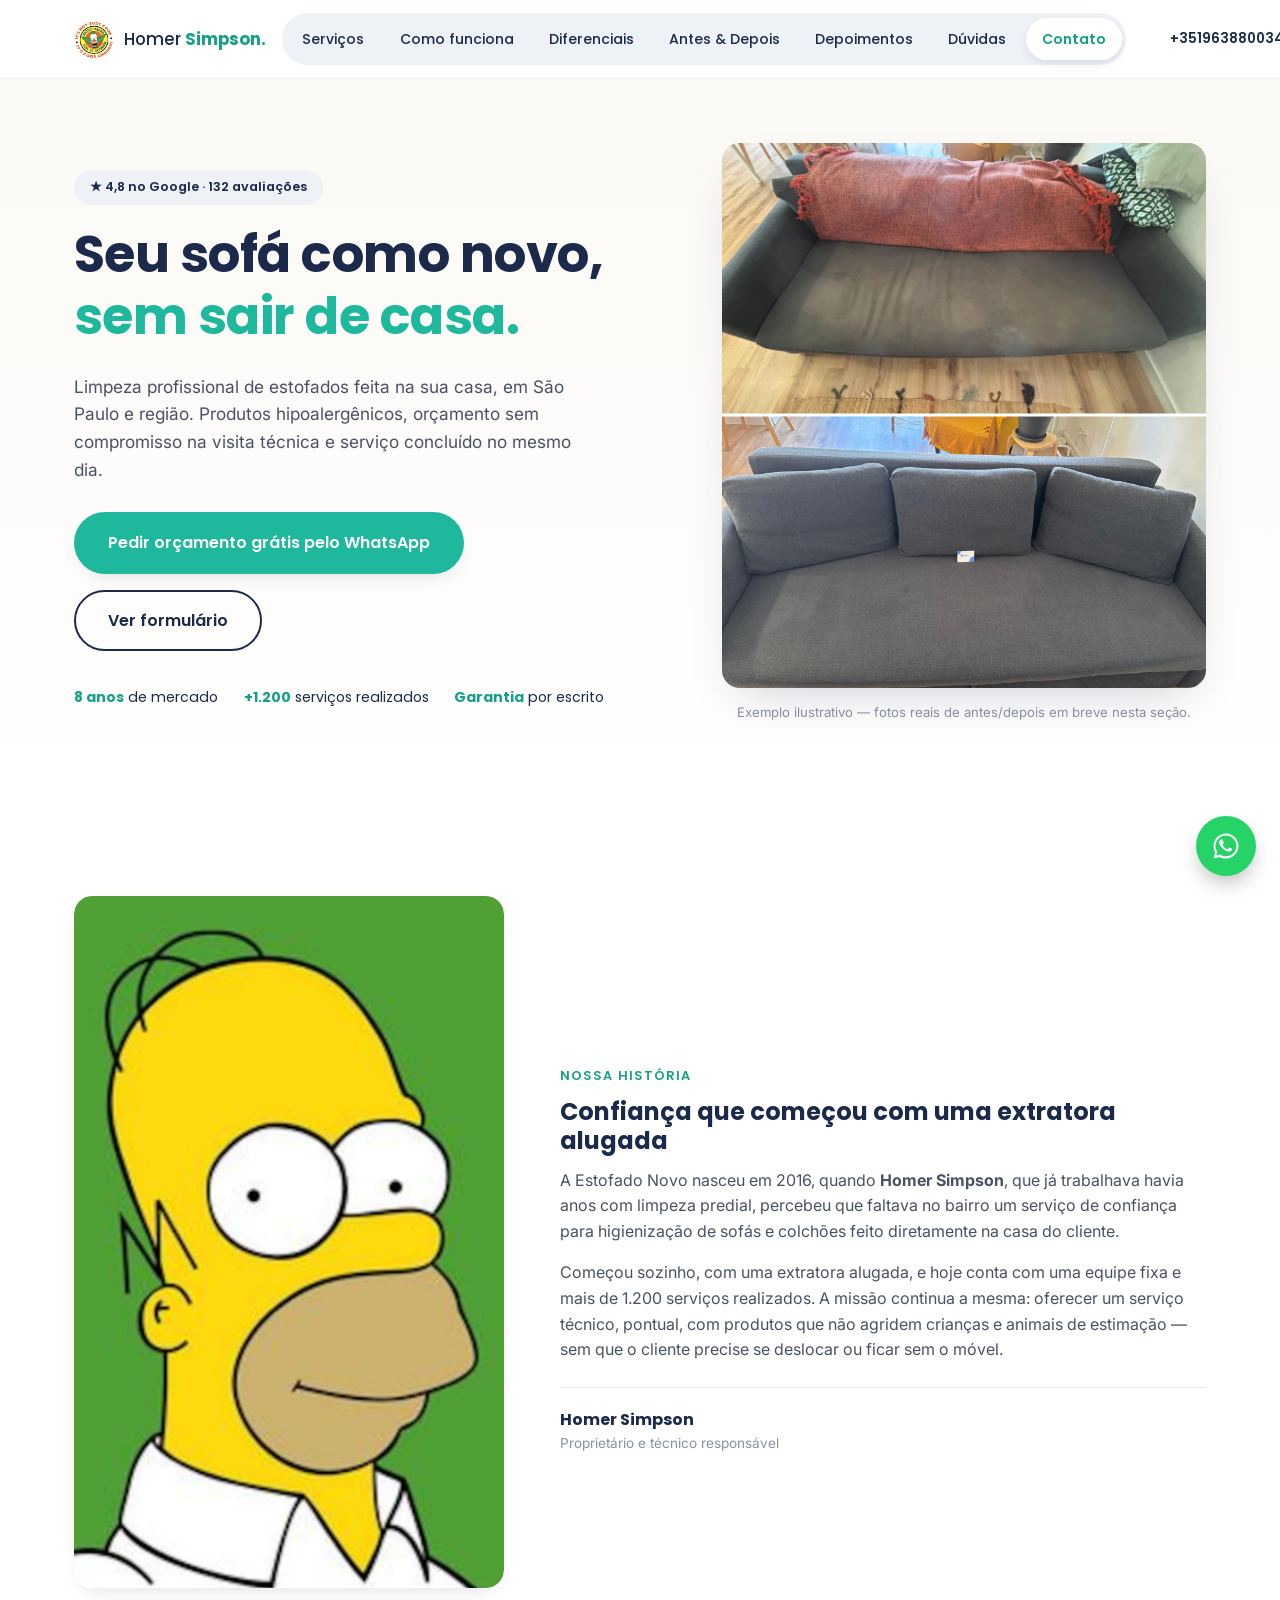
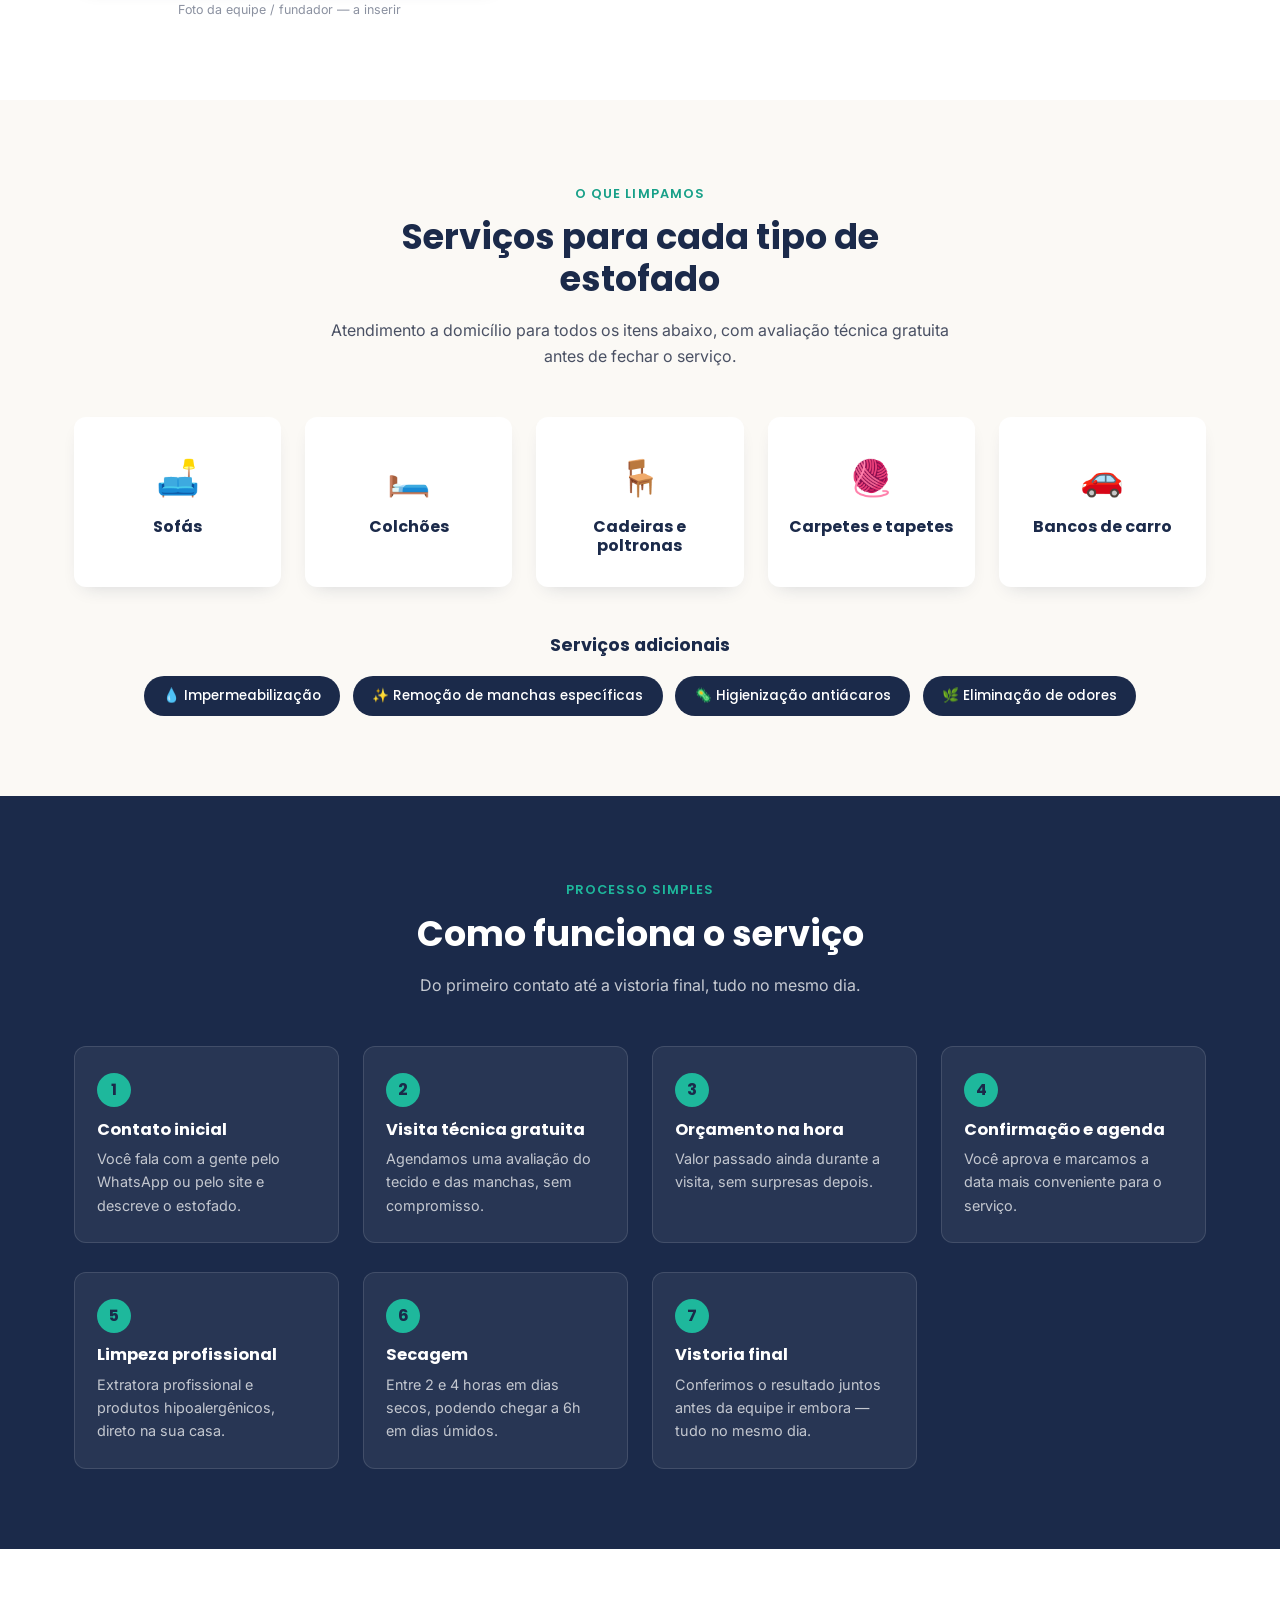
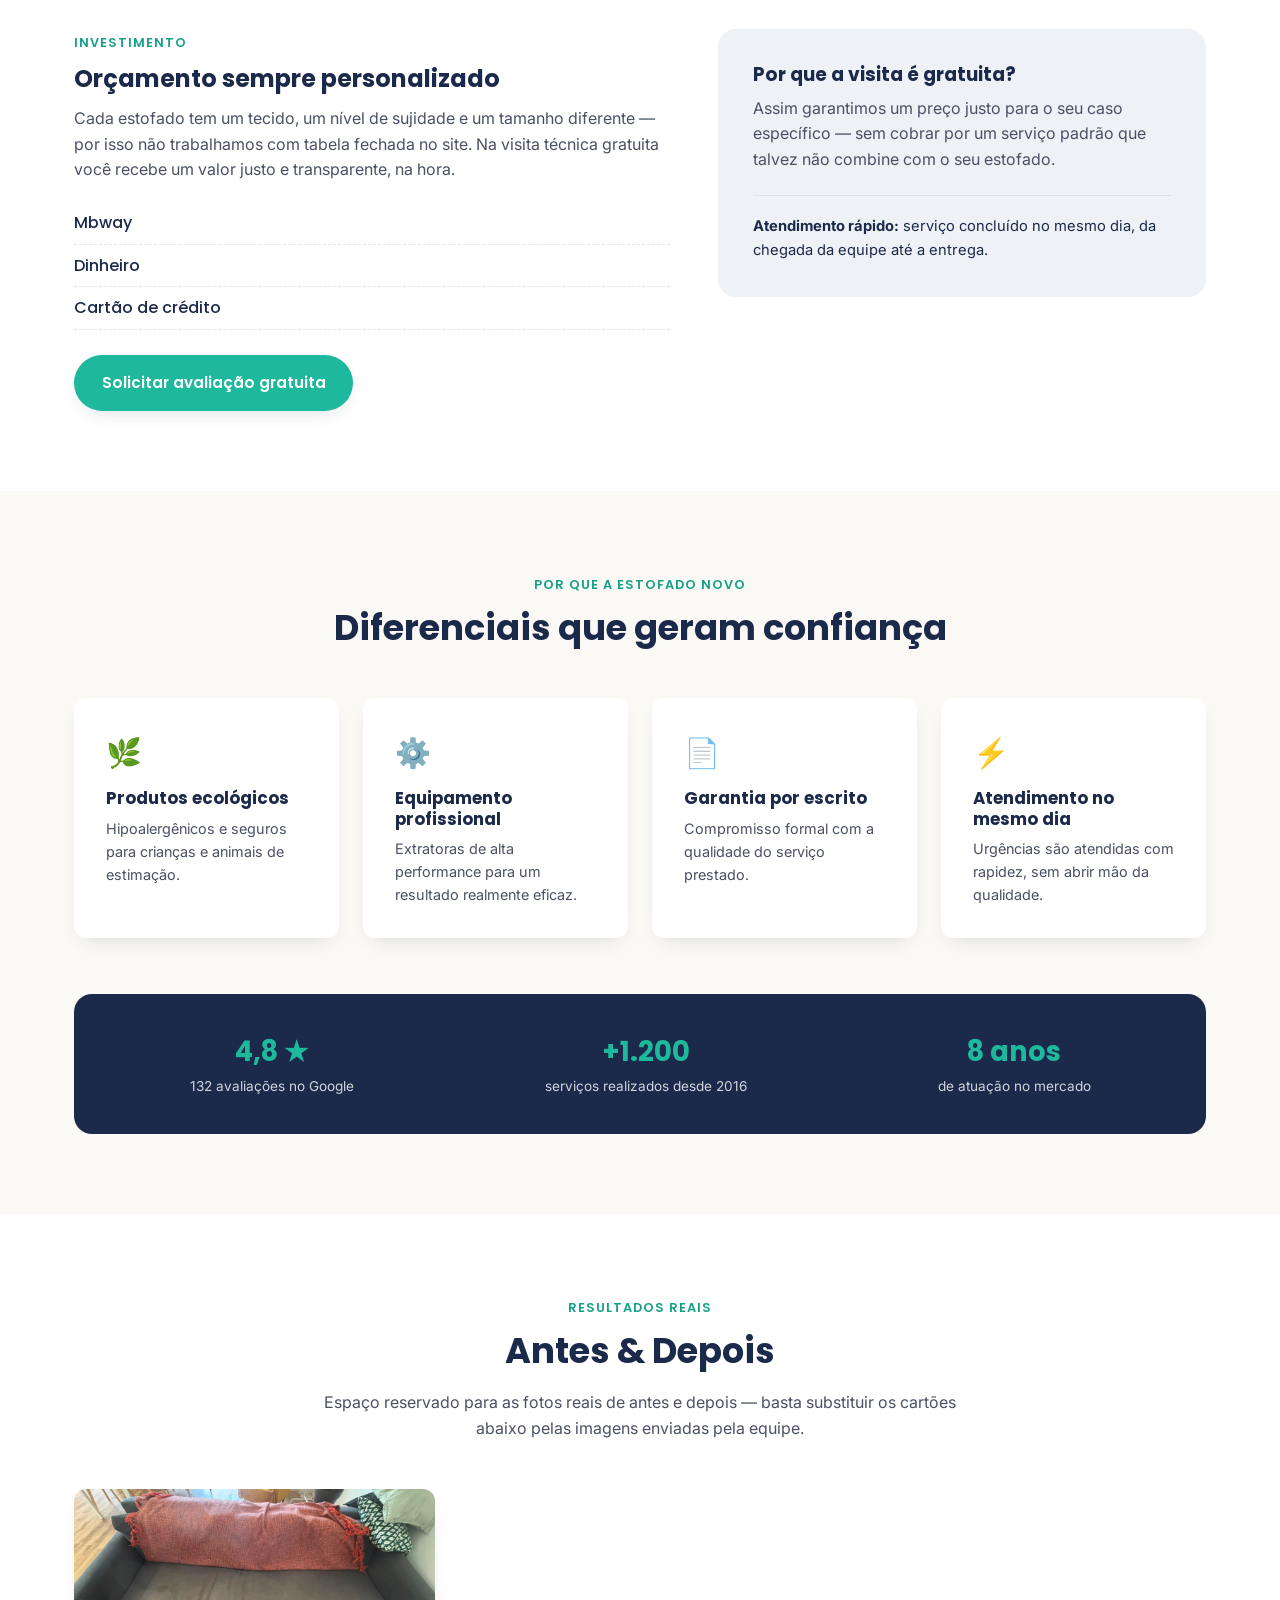
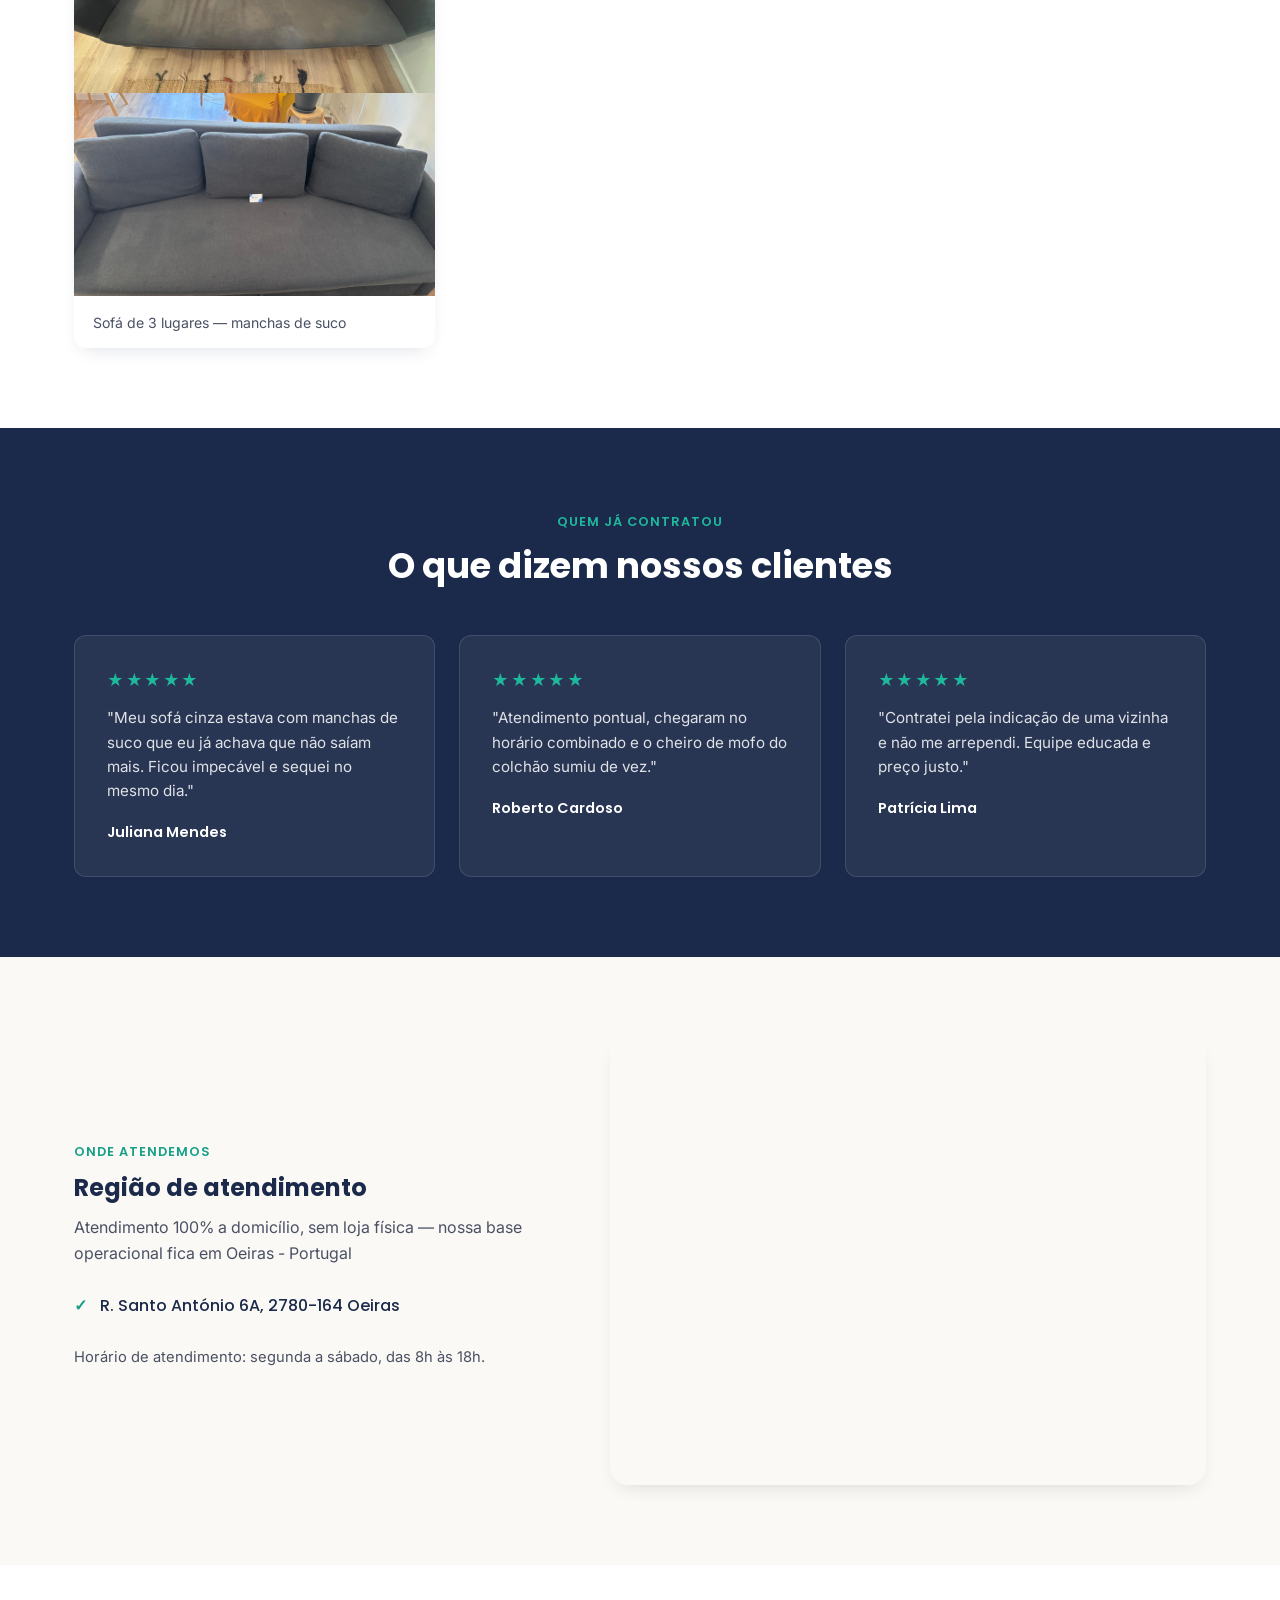
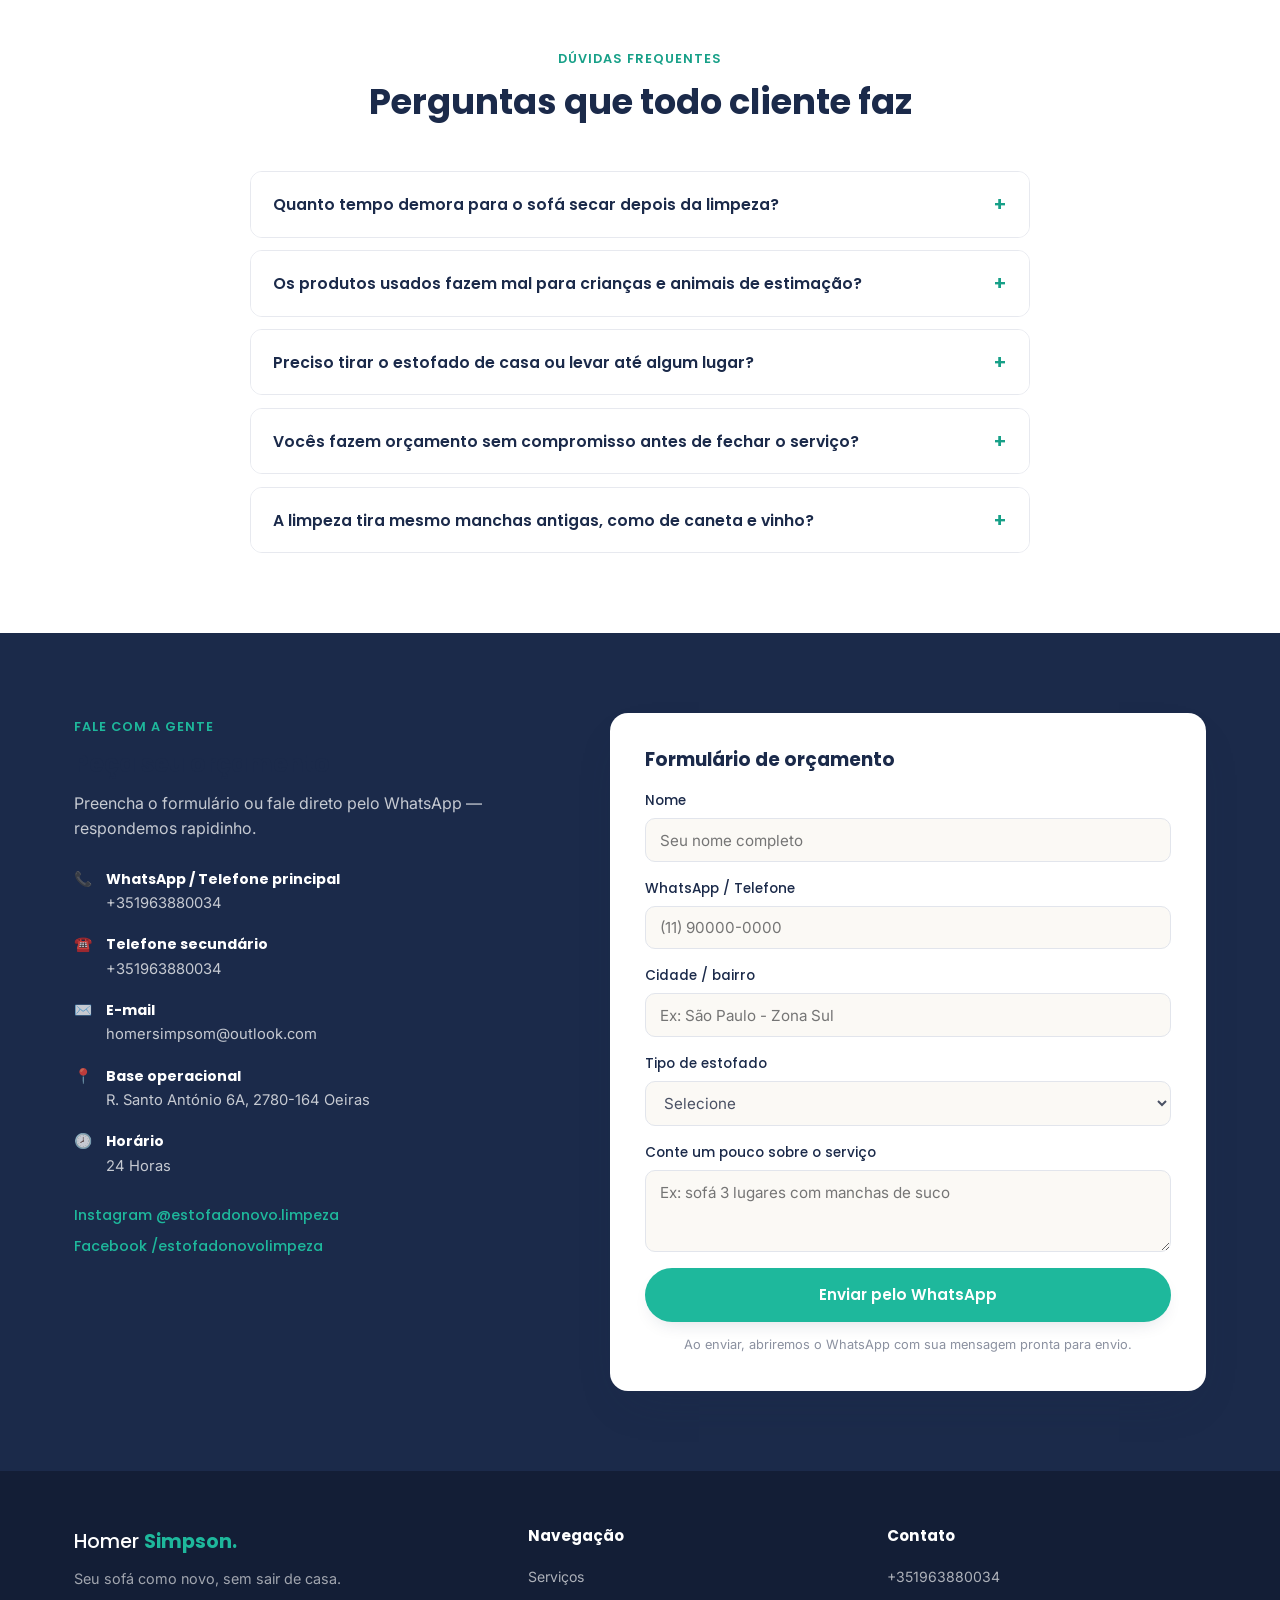
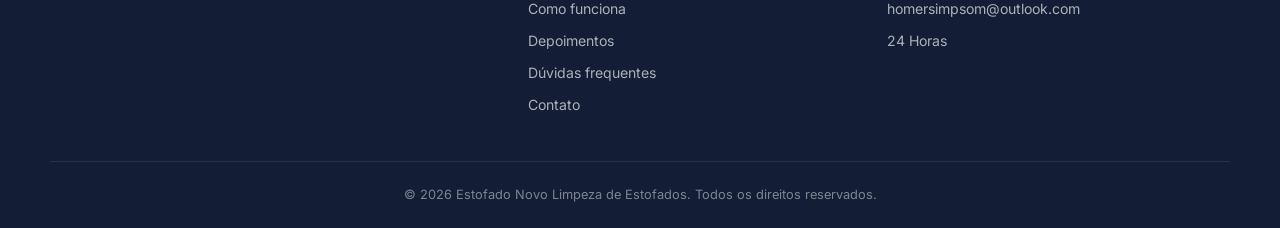
<file: index.html>
<!DOCTYPE html>
<html lang="pt-BR">
<head>
<meta charset="UTF-8">
<meta name="viewport" content="width=device-width, initial-scale=1.0">
<title id="metaTitle">Estofado Novo | Limpeza de Estofados a Domicílio em São Paulo</title>
<meta id="metaDescription" name="description" content="Limpeza profissional de sofás, colchões, cadeiras, carpetes e bancos de carro direto na sua casa. Produtos hipoalergênicos, orçamento grátis e atendimento no mesmo dia em São Paulo, Osasco, Barueri, Santo André e São Caetano do Sul.">
<link rel="icon" href="data:image/svg+xml,<svg xmlns=%22http://www.w3.org/2000/svg%22 viewBox=%220 0 100 100%22><rect width=%22100%22 height=%22100%22 rx=%2220%22 fill=%22%231B2A4A%22/><text x=%2250%22 y=%2268%22 font-size=%2260%22 text-anchor=%22middle%22 fill=%22%231EB89C%22 font-family=%22Arial%22>E</text></svg>">
<link rel="preconnect" href="https://fonts.googleapis.com">
<link rel="preconnect" href="https://fonts.gstatic.com" crossorigin>
<link href="https://fonts.googleapis.com/css2?family=Poppins:wght@500;600;700;800&family=Inter:wght@400;500;600&display=swap" rel="stylesheet">
<link rel="stylesheet" href="css/style.css">
</head>
<body>

<!-- ================= HEADER ================= -->
<header class="header" id="header">
  <div class="container header__inner">
    <a href="#inicio" class="logo">
      <span class="logo__mark" id="logoMark">EN</span>
      <span class="logo__text" id="logoText"></span>
    </a>

    <nav class="nav" id="nav">
      <span class="nav__indicator" id="navIndicator"></span>
      <a href="#servicos" class="nav__link"><span>Serviços</span></a>
      <a href="#como-funciona" class="nav__link"><span>Como funciona</span></a>
      <a href="#diferenciais" class="nav__link"><span>Diferenciais</span></a>
      <a href="#galeria" class="nav__link"><span>Antes &amp; Depois</span></a>
      <a href="#depoimentos" class="nav__link"><span>Depoimentos</span></a>
      <a href="#faq" class="nav__link"><span>Dúvidas</span></a>
      <a href="#contato" class="nav__link"><span>Contato</span></a>
    </nav>

    <div class="header__actions">
      <a href="#" id="phoneHeaderLink" class="btn btn--ghost btn--sm">
        <svg width="18" height="18" viewBox="0 0 24 24" fill="none"><path d="M6.6 10.8c1.4 2.8 3.8 5.2 6.6 6.6l2.2-2.2c.3-.3.7-.4 1-.2 1.1.4 2.3.6 3.5.6.6 0 1 .4 1 1V20c0 .6-.4 1-1 1C10.6 21 3 13.4 3 4c0-.6.4-1 1-1h3.2c.6 0 1 .4 1 1 0 1.2.2 2.4.6 3.5.1.4 0 .8-.3 1.1L6.6 10.8z" fill="currentColor"/></svg>
        <span id="phoneHeaderText"></span>
      </a>
      <a href="#" id="whatsappHeaderLink" target="_blank" rel="noopener" class="btn btn--primary btn--sm">
        <svg width="18" height="18" viewBox="0 0 24 24" fill="currentColor"><path d="M12 2C6.5 2 2 6.5 2 12c0 1.9.5 3.6 1.4 5.2L2 22l4.9-1.3c1.5.8 3.3 1.3 5.1 1.3 5.5 0 10-4.5 10-10S17.5 2 12 2zm0 18.2c-1.6 0-3.1-.4-4.4-1.2l-.3-.2-3.2.8.9-3.1-.2-.3C4 14.7 3.6 13.4 3.6 12c0-4.6 3.8-8.4 8.4-8.4s8.4 3.8 8.4 8.4-3.8 8.2-8.4 8.2zm4.6-6.1c-.3-.1-1.5-.7-1.7-.8-.2-.1-.4-.1-.6.1-.2.3-.7.8-.8 1-.2.2-.3.2-.5.1-.3-.1-1.2-.4-2.2-1.4-.8-.7-1.4-1.6-1.5-1.9-.2-.3 0-.4.1-.6.1-.1.3-.3.4-.5.1-.2.2-.3.3-.5.1-.2 0-.4 0-.5-.1-.1-.6-1.4-.8-2-.2-.5-.4-.4-.6-.4h-.5c-.2 0-.5.1-.7.3-.2.3-.9.9-.9 2.2s.9 2.5 1.1 2.7c.1.2 1.8 2.7 4.3 3.8.6.3 1.1.4 1.4.5.6.2 1.2.2 1.6.1.5-.1 1.5-.6 1.7-1.2.2-.6.2-1.1.2-1.2-.1-.2-.3-.3-.6-.4z"/></svg>
        <span>WhatsApp</span>
      </a>
    </div>

    <button class="nav-toggle" id="navToggle" aria-label="Abrir menu">
      <span></span><span></span><span></span>
    </button>
  </div>
</header>

<!-- ================= HERO ================= -->
<section class="hero" id="inicio">
  <div class="container hero__inner">
    <div class="hero__content">
      <span class="badge" id="heroBadge"></span>
      <h1><span id="heroTitleLine1"></span> <span class="text-accent" id="heroTitleAccent"></span></h1>
      <p class="hero__lead" id="heroLead"></p>
      <div class="hero__cta">
        <a href="#" id="heroCtaPrimary" target="_blank" rel="noopener" class="btn btn--primary btn--lg"></a>
        <a href="#contato" class="btn btn--outline btn--lg" id="heroCtaSecondary"></a>
      </div>
      <ul class="hero__trust" id="heroTrust"></ul>
    </div>

    <div class="hero__visual">
      <div class="ba-card">
        <div class="ba-card__half ba-card__half--before" id="heroVisualBefore">
          <span class="ba-tag ba-tag--before">Antes</span>
          <svg viewBox="0 0 200 160" class="sofa-illustration sofa-illustration--dirty">
            <rect x="10" y="60" width="180" height="70" rx="16" fill="#8a8f9b"/>
            <rect x="0" y="90" width="200" height="45" rx="18" fill="#767c8a"/>
            <rect x="10" y="40" width="45" height="55" rx="14" fill="#767c8a"/>
            <rect x="145" y="40" width="45" height="55" rx="14" fill="#767c8a"/>
            <circle cx="70" cy="105" r="9" fill="#5c6270" opacity="0.6"/>
            <circle cx="110" cy="115" r="14" fill="#5c6270" opacity="0.5"/>
            <circle cx="140" cy="100" r="7" fill="#5c6270" opacity="0.6"/>
          </svg>
        </div>
        <div class="ba-card__half ba-card__half--after" id="heroVisualAfter">
          <span class="ba-tag ba-tag--after">Depois</span>
          <svg viewBox="0 0 200 160" class="sofa-illustration sofa-illustration--clean">
            <rect x="10" y="60" width="180" height="70" rx="16" fill="#1EB89C"/>
            <rect x="0" y="90" width="200" height="45" rx="18" fill="#17a088"/>
            <rect x="10" y="40" width="45" height="55" rx="14" fill="#17a088"/>
            <rect x="145" y="40" width="45" height="55" rx="14" fill="#17a088"/>
          </svg>
        </div>
        <div class="ba-card__divider"></div>
      </div>
      <p class="hero__visual-caption" id="heroVisualCaption"></p>
    </div>
  </div>
</section>

<!-- ================= SOBRE ================= -->
<section class="about">
  <div class="container about__inner">
    <div class="about__media">
      <div class="about__photo-frame" id="aboutPhotoFrame">
        <svg viewBox="0 0 240 240" width="100%" height="100%">
          <rect width="240" height="240" rx="24" fill="#EDF3F1"/>
          <circle cx="120" cy="95" r="42" fill="#1B2A4A"/>
          <path d="M50 210c0-45 31-70 70-70s70 25 70 70" fill="#1B2A4A"/>
          <rect x="0" y="200" width="240" height="40" fill="#1EB89C" opacity="0.15"/>
        </svg>
      </div>
      <span class="about__photo-note" id="aboutPhotoNote"></span>
    </div>
    <div class="about__text">
      <span class="eyebrow" id="aboutEyebrow"></span>
      <h2 id="aboutTitle"></h2>
      <div id="aboutParagraphs"></div>
      <div class="about__signature">
        <strong id="aboutSignatureName"></strong>
        <span id="aboutSignatureRole"></span>
      </div>
    </div>
  </div>
</section>

<!-- ================= SERVIÇOS ================= -->
<section class="services" id="servicos">
  <div class="container">
    <div class="section-head">
      <span class="eyebrow" id="servicesEyebrow"></span>
      <h2 id="servicesTitle"></h2>
      <p id="servicesLead"></p>
    </div>

    <div class="grid grid--5" id="servicesGrid"></div>

    <div class="extra-services">
      <h3 class="extra-services__title" id="servicesExtraTitle"></h3>
      <div class="chips" id="servicesExtraChips"></div>
    </div>
  </div>
</section>

<!-- ================= COMO FUNCIONA ================= -->
<section class="process" id="como-funciona">
  <div class="container">
    <div class="section-head section-head--light">
      <span class="eyebrow eyebrow--light" id="processEyebrow"></span>
      <h2 id="processTitle"></h2>
      <p id="processLead"></p>
    </div>

    <div class="timeline" id="processTimeline"></div>
  </div>
</section>

<!-- ================= PREÇOS ================= -->
<section class="pricing">
  <div class="container pricing__inner">
    <div class="pricing__text">
      <span class="eyebrow" id="pricingEyebrow"></span>
      <h2 id="pricingTitle"></h2>
      <p id="pricingText"></p>
      <ul class="pricing__payments" id="pricingPayments"></ul>
      <a href="#" id="pricingCta" target="_blank" rel="noopener" class="btn btn--primary"></a>
    </div>
    <div class="pricing__card">
      <h3 id="pricingCardTitle"></h3>
      <p id="pricingCardText"></p>
      <div class="pricing__note">
        <strong id="pricingCardNoteStrong"></strong>
        <span id="pricingCardNoteRest"></span>
      </div>
    </div>
  </div>
</section>

<!-- ================= DIFERENCIAIS ================= -->
<section class="differentials" id="diferenciais">
  <div class="container">
    <div class="section-head">
      <span class="eyebrow" id="diffEyebrow"></span>
      <h2 id="diffTitle"></h2>
    </div>

    <div class="grid grid--4" id="diffGrid"></div>

    <div class="stats-bar" id="diffStats"></div>
  </div>
</section>

<!-- ================= GALERIA ANTES/DEPOIS ================= -->
<section class="gallery" id="galeria">
  <div class="container">
    <div class="section-head">
      <span class="eyebrow" id="galleryEyebrow"></span>
      <h2 id="galleryTitle"></h2>
      <p id="galleryLead"></p>
    </div>

    <div class="grid grid--3" id="galleryGrid"></div>
  </div>
</section>

<!-- ================= VÍDEOS (aparece só se houver vídeos cadastrados) ================= -->
<section class="gallery" id="videos" style="display:none">
  <div class="container">
    <div class="section-head">
      <span class="eyebrow" id="videosEyebrow"></span>
      <h2 id="videosTitle"></h2>
      <p id="videosLead"></p>
    </div>

    <div class="grid grid--3" id="videosGrid"></div>
  </div>
</section>

<!-- ================= DEPOIMENTOS ================= -->
<section class="testimonials" id="depoimentos">
  <div class="container">
    <div class="section-head section-head--light">
      <span class="eyebrow eyebrow--light" id="testimonialsEyebrow"></span>
      <h2 id="testimonialsTitle"></h2>
    </div>

    <div class="grid grid--3" id="testimonialsGrid"></div>
  </div>
</section>

<!-- ================= ÁREA DE ATENDIMENTO ================= -->
<section class="area">
  <div class="container area__inner">
    <div class="area__text">
      <span class="eyebrow" id="areaEyebrow"></span>
      <h2 id="areaTitle"></h2>
      <p id="areaText"></p>
      <ul class="area__list" id="areaCities"></ul>
      <p class="area__hours" id="areaHours"></p>
    </div>
    <div class="area__map">
      <iframe
        id="areaMapFrame"
        title="Mapa da região de atendimento"
        src="https://www.google.com/maps?q=Brasil&output=embed"
        width="100%" height="100%" style="border:0;" allowfullscreen="" loading="lazy"
        referrerpolicy="no-referrer-when-downgrade">
      </iframe>
    </div>
  </div>
</section>

<!-- ================= FAQ ================= -->
<section class="faq" id="faq">
  <div class="container">
    <div class="section-head">
      <span class="eyebrow" id="faqEyebrow"></span>
      <h2 id="faqTitle"></h2>
    </div>

    <div class="accordion" id="accordion"></div>
  </div>
</section>

<!-- ================= CONTATO / ORÇAMENTO ================= -->
<section class="contact" id="contato">
  <div class="container contact__inner">
    <div class="contact__info">
      <span class="eyebrow eyebrow--light" id="contactEyebrow"></span>
      <h2 id="contactTitle"></h2>
      <p id="contactLead"></p>

      <ul class="contact__list" id="contactList"></ul>

      <div class="contact__social" id="contactSocial"></div>
    </div>

    <form class="contact__form" id="orcamentoForm">
      <h3>Formulário de orçamento</h3>

      <label>
        Nome
        <input type="text" name="nome" required placeholder="Seu nome completo">
      </label>

      <label>
        WhatsApp / Telefone
        <input type="tel" name="telefone" required placeholder="(11) 90000-0000">
      </label>

      <label>
        Cidade / bairro
        <input type="text" name="cidade" required placeholder="Ex: São Paulo - Zona Sul">
      </label>

      <label>
        Tipo de estofado
        <select name="estofado" required>
          <option value="">Selecione</option>
          <option>Sofá</option>
          <option>Colchão</option>
          <option>Cadeira / poltrona</option>
          <option>Carpete / tapete</option>
          <option>Banco de carro</option>
          <option>Outro</option>
        </select>
      </label>

      <label>
        Conte um pouco sobre o serviço
        <textarea name="mensagem" rows="3" placeholder="Ex: sofá 3 lugares com manchas de suco"></textarea>
      </label>

      <button type="submit" class="btn btn--primary btn--block">Enviar pelo WhatsApp</button>
      <p class="contact__form-note" id="contactFormNote"></p>
    </form>
  </div>
</section>

<!-- ================= FOOTER ================= -->
<footer class="footer">
  <div class="container footer__inner">
    <div class="footer__brand">
      <span class="logo__text logo__text--footer" id="footerLogoText"></span>
      <p id="footerTagline"></p>
    </div>
    <div class="footer__links">
      <h4>Navegação</h4>
      <a href="#servicos">Serviços</a>
      <a href="#como-funciona">Como funciona</a>
      <a href="#depoimentos">Depoimentos</a>
      <a href="#faq">Dúvidas frequentes</a>
      <a href="#contato">Contato</a>
    </div>
    <div class="footer__links">
      <h4>Contato</h4>
      <a href="#" id="footerPhoneLink"></a>
      <a href="#" id="footerEmailLink"></a>
      <span id="footerHours"></span>
    </div>
  </div>
  <div class="footer__bottom">
    <p>&copy; <span id="year"></span> <span id="footerCopyright"></span></p>
  </div>
</footer>

<!-- ================= WHATSAPP FLUTUANTE ================= -->
<a href="#" id="whatsappFloat" target="_blank" rel="noopener" class="whatsapp-float" aria-label="Falar no WhatsApp">
  <svg width="30" height="30" viewBox="0 0 24 24" fill="white"><path d="M12 2C6.5 2 2 6.5 2 12c0 1.9.5 3.6 1.4 5.2L2 22l4.9-1.3c1.5.8 3.3 1.3 5.1 1.3 5.5 0 10-4.5 10-10S17.5 2 12 2zm0 18.2c-1.6 0-3.1-.4-4.4-1.2l-.3-.2-3.2.8.9-3.1-.2-.3C4 14.7 3.6 13.4 3.6 12c0-4.6 3.8-8.4 8.4-8.4s8.4 3.8 8.4 8.4-3.8 8.2-8.4 8.2zm4.6-6.1c-.3-.1-1.5-.7-1.7-.8-.2-.1-.4-.1-.6.1-.2.3-.7.8-.8 1-.2.2-.3.2-.5.1-.3-.1-1.2-.4-2.2-1.4-.8-.7-1.4-1.6-1.5-1.9-.2-.3 0-.4.1-.6.1-.1.3-.3.4-.5.1-.2.2-.3.3-.5.1-.2 0-.4 0-.5-.1-.1-.6-1.4-.8-2-.2-.5-.4-.4-.6-.4h-.5c-.2 0-.5.1-.7.3-.2.3-.9.9-.9 2.2s.9 2.5 1.1 2.7c.1.2 1.8 2.7 4.3 3.8.6.3 1.1.4 1.4.5.6.2 1.2.2 1.6.1.5-.1 1.5-.6 1.7-1.2.2-.6.2-1.1.2-1.2-.1-.2-.3-.3-.6-.4z"/></svg>
</a>

<script defer src="https://identity.netlify.com/v1/netlify-identity-widget.js"></script>
<script>
  if (window.netlifyIdentity) {
    window.netlifyIdentity.on("init", user => {
      if (!user) {
        window.netlifyIdentity.on("login", () => { document.location.href = "/admin/"; });
      }
    });
  }
</script>
<script src="js/content-loader.js"></script>
<script src="js/script.js"></script>
</body>
</html>
</file>
<file: css/style.css>
/* ============ TOKENS ============ */
:root {
  --azul: #1B2A4A;
  --azul-light: #29406e;
  --azul-soft: #eef1f6;
  --verde: #1EB89C;
  --verde-dark: #17a088;
  --creme: #FBF9F5;
  --branco: #FFFFFF;
  --cinza-texto: #4a5164;
  --cinza-claro: #8b91a0;
  --radius: 18px;
  --radius-sm: 12px;
  --shadow: 0 20px 45px -20px rgba(27, 42, 74, 0.25);
  --shadow-sm: 0 8px 20px -10px rgba(27, 42, 74, 0.2);
  --font-head: 'Poppins', sans-serif;
  --font-body: 'Inter', sans-serif;
}

* { box-sizing: border-box; }
html { scroll-behavior: smooth; }
body {
  margin: 0;
  font-family: var(--font-body);
  color: var(--cinza-texto);
  background: var(--branco);
  line-height: 1.6;
  -webkit-font-smoothing: antialiased;
}
h1, h2, h3, h4 {
  font-family: var(--font-head);
  color: var(--azul);
  margin: 0 0 .5em;
  line-height: 1.2;
}
p { margin: 0 0 1em; }
a { color: inherit; text-decoration: none; }
ul { padding: 0; margin: 0; list-style: none; }
img, svg { max-width: 100%; display: block; }

.container {
  width: 100%;
  max-width: 1180px;
  margin: 0 auto;
  padding: 0 24px;
}

.text-accent { color: var(--verde); }

.eyebrow {
  display: inline-block;
  font-family: var(--font-head);
  font-weight: 600;
  font-size: .8rem;
  letter-spacing: .08em;
  text-transform: uppercase;
  color: var(--verde-dark);
  margin-bottom: .75rem;
}
.eyebrow--light { color: var(--verde); }

.section-head {
  max-width: 640px;
  margin: 0 auto 3rem;
  text-align: center;
}
.section-head h2 { font-size: clamp(1.6rem, 3vw, 2.2rem); }
.section-head--light h2, .section-head--light p { color: var(--branco); }
.section-head--light p { color: rgba(255,255,255,.75); }

/* ============ BUTTONS ============ */
.btn {
  display: inline-flex;
  align-items: center;
  justify-content: center;
  gap: .5rem;
  font-family: var(--font-head);
  font-weight: 600;
  font-size: .95rem;
  padding: .85rem 1.6rem;
  border-radius: 100px;
  border: 2px solid transparent;
  cursor: pointer;
  transition: transform .15s ease, box-shadow .15s ease, background .15s ease;
  white-space: nowrap;
}
.btn:hover { transform: translateY(-2px); }
.btn--primary { background: var(--verde); color: var(--branco); box-shadow: var(--shadow-sm); }
.btn--primary:hover { background: var(--verde-dark); }
.btn--outline { border-color: var(--azul); color: var(--azul); background: transparent; }
.btn--outline:hover { background: var(--azul); color: var(--branco); }
.btn--ghost { color: var(--azul); background: transparent; border-color: transparent; }
.btn--ghost:hover { background: var(--azul-soft); }
.btn--sm { padding: .55rem 1.1rem; font-size: .85rem; }
.btn--lg { padding: 1rem 2rem; font-size: 1rem; }
.btn--block { width: 100%; }

/* ============ HEADER ============ */
.header {
  position: sticky;
  top: 0;
  z-index: 100;
  background: rgba(255,255,255,.92);
  backdrop-filter: blur(10px);
  border-bottom: 1px solid #eef0f4;
}
.header__inner {
  display: flex;
  align-items: center;
  justify-content: space-between;
  gap: 1rem;
  height: 78px;
}
.logo { display: flex; align-items: center; gap: .6rem; flex-shrink: 0; }
.logo__mark {
  width: 40px; height: 40px;
  background: var(--azul);
  color: var(--verde);
  font-family: var(--font-head);
  font-weight: 700;
  border-radius: 10px;
  display: flex; align-items: center; justify-content: center;
  flex-shrink: 0;
  overflow: hidden;
}
.logo__text { font-family: var(--font-head); font-weight: 500; color: var(--azul); font-size: 1.05rem; white-space: nowrap; }
.logo__text strong { color: var(--verde-dark); font-weight: 700; }
.logo__text--footer { font-size: 1.2rem; color: var(--branco); }
.logo__text--footer strong { color: var(--verde); }

.nav {
  position: relative;
  display: flex;
  align-items: center;
  gap: .2rem;
  background: var(--azul-soft);
  border-radius: 100px;
  padding: .3rem;
}
.nav__indicator {
  position: absolute;
  top: .3rem;
  left: 0;
  height: calc(100% - .6rem);
  width: 0;
  background: var(--branco);
  border-radius: 100px;
  box-shadow: 0 4px 14px -6px rgba(27, 42, 74, 0.25);
  transition: transform .32s cubic-bezier(.4,0,.2,1), width .32s cubic-bezier(.4,0,.2,1), opacity .2s ease;
  opacity: 0;
  pointer-events: none;
}
.nav__indicator.is-visible { opacity: 1; }
.nav__link {
  position: relative;
  z-index: 1;
  display: inline-flex;
  align-items: center;
  font-family: var(--font-head);
  font-size: .88rem;
  font-weight: 500;
  color: var(--azul);
  padding: .6rem 1rem;
  border-radius: 100px;
  transition: color .2s ease;
  white-space: nowrap;
}
.nav__link:hover { color: var(--verde-dark); }
.nav__link.active { color: var(--verde-dark); font-weight: 600; }

.header__actions { display: flex; align-items: center; gap: .6rem; }

.nav-toggle {
  display: none;
  flex-direction: column;
  gap: 5px;
  background: none;
  border: none;
  cursor: pointer;
  padding: 8px;
}
.nav-toggle span {
  width: 24px; height: 2px;
  background: var(--azul);
  border-radius: 2px;
  transition: transform .25s ease, opacity .2s ease;
}
.nav-toggle.active span:nth-child(1) { transform: translateY(7px) rotate(45deg); }
.nav-toggle.active span:nth-child(2) { opacity: 0; }
.nav-toggle.active span:nth-child(3) { transform: translateY(-7px) rotate(-45deg); }

/* ============ HERO ============ */
.hero {
  background: linear-gradient(180deg, var(--creme) 0%, var(--branco) 100%);
  padding: 4rem 0 5rem;
}
.hero__inner {
  display: grid;
  grid-template-columns: 1.1fr .9fr;
  gap: 3.5rem;
  align-items: center;
}
.badge {
  display: inline-block;
  background: var(--azul-soft);
  color: var(--azul);
  font-family: var(--font-head);
  font-weight: 600;
  font-size: .8rem;
  padding: .45rem 1rem;
  border-radius: 100px;
  margin-bottom: 1.2rem;
}
.hero h1 {
  font-size: clamp(2.1rem, 4.2vw, 3.2rem);
  letter-spacing: -.01em;
}
.hero__lead { font-size: 1.08rem; max-width: 520px; }
.hero__cta { display: flex; gap: 1rem; flex-wrap: wrap; margin: 1.8rem 0 2.2rem; }
.hero__trust { display: flex; gap: 1.6rem; flex-wrap: wrap; font-family: var(--font-head); font-size: .88rem; color: var(--azul); }
.hero__trust strong { color: var(--verde-dark); }

.hero__visual { position: relative; }
.ba-card {
  position: relative;
  display: flex;
  flex-direction: column;
  border-radius: var(--radius);
  overflow: hidden;
  box-shadow: var(--shadow);
}
.ba-card__half { position: relative; display: flex; align-items: center; justify-content: center; padding: 1.5rem; aspect-ratio: 16/9; }
.ba-card__half--before { background: #dfe3ea; }
.ba-card__half--after { background: #d7f3ee; }
.sofa-illustration { width: 100%; max-width: 180px; }
.ba-tag {
  position: absolute;
  top: 14px;
  font-family: var(--font-head);
  font-weight: 700;
  font-size: .75rem;
  letter-spacing: .05em;
  text-transform: uppercase;
  padding: .3rem .8rem;
  border-radius: 100px;
  color: var(--branco);
}
.ba-tag--before { left: 14px; background: #6d7686; }
.ba-tag--after { right: 14px; background: var(--verde-dark); }
.ba-card__divider { position: absolute; left: 0; right: 0; top: 50%; height: 3px; background: var(--branco); transform: translateY(-50%); }
.hero__visual-caption { text-align: center; font-size: .82rem; color: var(--cinza-claro); margin-top: .9rem; }

/* ============ ABOUT ============ */
.about { padding: 5rem 0; }
.about__inner { display: grid; grid-template-columns: .8fr 1.2fr; gap: 3.5rem; align-items: center; }
.about__photo-frame { border-radius: var(--radius); overflow: hidden; box-shadow: var(--shadow-sm); }
.about__photo-note { display: block; text-align: center; font-size: .78rem; color: var(--cinza-claro); margin-top: .7rem; }
.about__signature { margin-top: 1.5rem; padding-top: 1.2rem; border-top: 1px solid #e7e9ef; display: flex; flex-direction: column; }
.about__signature strong { color: var(--azul); font-family: var(--font-head); }
.about__signature span { font-size: .85rem; color: var(--cinza-claro); }

/* ============ GRID HELPERS ============ */
.grid { display: grid; gap: 1.5rem; }
.grid--5 { grid-template-columns: repeat(5, 1fr); }
.grid--4 { grid-template-columns: repeat(4, 1fr); }
.grid--3 { grid-template-columns: repeat(3, 1fr); }

/* ============ SERVICES ============ */
.services { padding: 5rem 0; background: var(--creme); }
.service-card {
  background: var(--branco);
  border-radius: var(--radius-sm);
  padding: 2rem 1.2rem;
  text-align: center;
  box-shadow: var(--shadow-sm);
  transition: transform .2s ease;
}
.service-card:hover { transform: translateY(-6px); }
.service-card__icon { font-size: 2.2rem; margin-bottom: .7rem; }
.service-card h3 { font-size: 1rem; margin: 0; }

.extra-services { margin-top: 3rem; text-align: center; }
.extra-services__title { font-size: 1.1rem; margin-bottom: 1.2rem; }
.chips { display: flex; flex-wrap: wrap; gap: .8rem; justify-content: center; }
.chip {
  background: var(--azul);
  color: var(--branco);
  font-family: var(--font-head);
  font-size: .85rem;
  font-weight: 500;
  padding: .6rem 1.2rem;
  border-radius: 100px;
}

/* ============ PROCESS ============ */
.process { padding: 5rem 0; background: var(--azul); }
.timeline {
  display: grid;
  grid-template-columns: repeat(4, 1fr);
  gap: 1.8rem 1.5rem;
}
.timeline__step {
  background: rgba(255,255,255,.06);
  border: 1px solid rgba(255,255,255,.12);
  border-radius: var(--radius-sm);
  padding: 1.6rem 1.4rem;
}
.timeline__num {
  display: inline-flex;
  align-items: center;
  justify-content: center;
  width: 34px; height: 34px;
  background: var(--verde);
  color: var(--azul);
  font-family: var(--font-head);
  font-weight: 700;
  border-radius: 50%;
  margin-bottom: .8rem;
}
.timeline__step h3 { color: var(--branco); font-size: 1.02rem; }
.timeline__step p { color: rgba(255,255,255,.72); font-size: .9rem; margin: 0; }

/* ============ PRICING ============ */
.pricing { padding: 5rem 0; }
.pricing__inner { display: grid; grid-template-columns: 1.1fr .9fr; gap: 3rem; align-items: start; }
.pricing__payments { margin: 1.2rem 0 1.6rem; }
.pricing__payments li {
  padding: .5rem 0;
  border-bottom: 1px dashed #e2e5ec;
  font-family: var(--font-head);
  font-weight: 500;
  color: var(--azul);
}
.pricing__card {
  background: var(--azul-soft);
  border-radius: var(--radius);
  padding: 2.2rem;
}
.pricing__note {
  margin-top: 1.4rem;
  padding-top: 1.2rem;
  border-top: 1px solid #dce1ec;
  font-size: .92rem;
  color: var(--azul);
}

/* ============ DIFFERENTIALS ============ */
.differentials { padding: 5rem 0; background: var(--creme); }
.diff-card {
  background: var(--branco);
  border-radius: var(--radius-sm);
  padding: 2rem;
  box-shadow: var(--shadow-sm);
}
.diff-card__icon { font-size: 1.8rem; margin-bottom: .8rem; }
.diff-card h3 { font-size: 1.05rem; }
.diff-card p { font-size: .9rem; margin: 0; }

.stats-bar {
  margin-top: 3.5rem;
  background: var(--azul);
  border-radius: var(--radius);
  padding: 2.2rem 2rem;
  display: flex;
  justify-content: space-around;
  flex-wrap: wrap;
  gap: 1.5rem;
  text-align: center;
}
.stat strong { display: block; font-family: var(--font-head); font-size: 1.7rem; color: var(--verde); }
.stat span { font-size: .85rem; color: rgba(255,255,255,.8); }

/* ============ GALLERY ============ */
.gallery { padding: 5rem 0; }
.gallery-card {
  border-radius: var(--radius-sm);
  overflow: hidden;
  box-shadow: var(--shadow-sm);
}
.gallery-card__split { display: flex; flex-direction: column; }
.gallery-card__side {
  position: relative;
  aspect-ratio: 16/9;
  display: flex;
  align-items: center;
  justify-content: center;
  font-family: var(--font-head);
  font-weight: 600;
  color: var(--branco);
}
.gallery-card__side--before { background: linear-gradient(135deg, #8a8f9b, #6d7686); }
.gallery-card__side--after { background: linear-gradient(135deg, #1EB89C, #17a088); }
.gallery-card p { padding: 1rem 1.2rem 0; font-size: .88rem; color: var(--cinza-texto); }

/* ============ TESTIMONIALS ============ */
.testimonials { padding: 5rem 0; background: var(--azul); }
.testimonial-card {
  background: rgba(255,255,255,.06);
  border: 1px solid rgba(255,255,255,.12);
  border-radius: var(--radius-sm);
  padding: 2rem;
}
.testimonial-card__stars { color: var(--verde); letter-spacing: .1em; margin-bottom: .8rem; }
.testimonial-card p { color: rgba(255,255,255,.85); font-size: .95rem; }
.testimonial-card__author { font-family: var(--font-head); font-weight: 600; color: var(--branco); font-size: .9rem; }

/* ============ AREA / MAP ============ */
.area { padding: 5rem 0; background: var(--creme); }
.area__inner { display: grid; grid-template-columns: .9fr 1.1fr; gap: 3rem; align-items: center; }
.area__list { margin: 1.2rem 0; }
.area__list li {
  padding: .5rem 0 .5rem 1.6rem;
  position: relative;
  font-family: var(--font-head);
  font-weight: 500;
  color: var(--azul);
}
.area__list li::before {
  content: "✓";
  position: absolute; left: 0;
  color: var(--verde-dark);
  font-weight: 700;
}
.area__hours { font-size: .92rem; }
.area__map {
  border-radius: var(--radius);
  overflow: hidden;
  box-shadow: var(--shadow-sm);
  aspect-ratio: 4/3;
}
.area__map iframe { width: 100%; height: 100%; }

/* ============ FAQ ============ */
.faq { padding: 5rem 0; }
.accordion { max-width: 780px; margin: 0 auto; display: flex; flex-direction: column; gap: .8rem; }
.accordion__item {
  border: 1px solid #e7e9ef;
  border-radius: var(--radius-sm);
  overflow: hidden;
}
.accordion__trigger {
  width: 100%;
  display: flex;
  align-items: center;
  justify-content: space-between;
  gap: 1rem;
  background: var(--branco);
  border: none;
  padding: 1.1rem 1.4rem;
  font-family: var(--font-head);
  font-weight: 600;
  font-size: .98rem;
  color: var(--azul);
  text-align: left;
  cursor: pointer;
}
.accordion__icon { flex-shrink: 0; color: var(--verde-dark); font-size: 1.2rem; transition: transform .2s ease; }
.accordion__item.active .accordion__icon { transform: rotate(45deg); }
.accordion__panel {
  max-height: 0;
  overflow: hidden;
  transition: max-height .25s ease;
  background: var(--creme);
}
.accordion__panel p { padding: 0 1.4rem 1.1rem; margin: 0; font-size: .92rem; }
.accordion__item.active .accordion__panel { max-height: 300px; }

/* ============ CONTACT ============ */
.contact { padding: 5rem 0; background: var(--azul); }
.contact__inner { display: grid; grid-template-columns: .9fr 1.1fr; gap: 3rem; }
.contact__info p { color: rgba(255,255,255,.75); }
.contact__list { margin: 1.6rem 0; display: flex; flex-direction: column; gap: 1.1rem; }
.contact__list li { display: flex; gap: .9rem; align-items: flex-start; }
.contact__icon { font-size: 1.2rem; }
.contact__list strong { display: block; color: var(--branco); font-family: var(--font-head); font-size: .88rem; }
.contact__list a, .contact__list span { color: rgba(255,255,255,.75); font-size: .92rem; }
.contact__social { display: flex; flex-direction: column; gap: .5rem; }
.contact__social a { color: var(--verde); font-family: var(--font-head); font-weight: 500; font-size: .9rem; }

.contact__form {
  background: var(--branco);
  border-radius: var(--radius);
  padding: 2.2rem;
  box-shadow: var(--shadow);
}
.contact__form h3 { margin-bottom: 1.2rem; }
.contact__form label {
  display: flex;
  flex-direction: column;
  gap: .4rem;
  font-family: var(--font-head);
  font-size: .85rem;
  font-weight: 500;
  color: var(--azul);
  margin-bottom: 1rem;
}
.contact__form input, .contact__form select, .contact__form textarea {
  font-family: var(--font-body);
  font-size: .95rem;
  padding: .7rem .9rem;
  border-radius: 10px;
  border: 1.5px solid #e2e5ec;
  background: var(--creme);
  color: var(--cinza-texto);
  resize: vertical;
}
.contact__form input:focus, .contact__form select:focus, .contact__form textarea:focus {
  outline: none;
  border-color: var(--verde);
}
.contact__form-note { font-size: .8rem; color: var(--cinza-claro); text-align: center; margin: .8rem 0 0; }

/* ============ FOOTER ============ */
.footer { background: #131e36; padding: 3.5rem 0 0; }
.footer__inner {
  display: grid;
  grid-template-columns: 1.3fr 1fr 1fr;
  gap: 2.5rem;
  padding-bottom: 2.5rem;
  border-bottom: 1px solid rgba(255,255,255,.08);
}
.footer__brand p { color: rgba(255,255,255,.6); font-size: .9rem; margin-top: .6rem; }
.footer__links h4 { color: var(--branco); font-size: .95rem; margin-bottom: 1rem; }
.footer__links { display: flex; flex-direction: column; }
.footer__links a, .footer__links span { color: rgba(255,255,255,.65); font-size: .88rem; padding: .3rem 0; }
.footer__links a:hover { color: var(--verde); }
.footer__bottom { text-align: center; padding: 1.4rem 0; }
.footer__bottom p { margin: 0; font-size: .8rem; color: rgba(255,255,255,.45); }

/* ============ WHATSAPP FLOAT ============ */
.whatsapp-float {
  position: fixed;
  bottom: 24px;
  right: 24px;
  width: 60px; height: 60px;
  background: #25D366;
  border-radius: 50%;
  display: flex;
  align-items: center;
  justify-content: center;
  box-shadow: 0 10px 25px -8px rgba(0,0,0,.4);
  z-index: 200;
  animation: pulse 2.4s infinite;
}
@keyframes pulse {
  0% { box-shadow: 0 0 0 0 rgba(37,211,102,.5), 0 10px 25px -8px rgba(0,0,0,.4); }
  70% { box-shadow: 0 0 0 14px rgba(37,211,102,0), 0 10px 25px -8px rgba(0,0,0,.4); }
  100% { box-shadow: 0 0 0 0 rgba(37,211,102,0), 0 10px 25px -8px rgba(0,0,0,.4); }
}

/* ============ RESPONSIVE ============ */
@media (max-width: 980px) {
  .nav { display: none; }
  .nav-toggle { display: flex; }
  .header__actions .btn--ghost span { display: none; }

  .hero__inner, .about__inner, .pricing__inner, .area__inner, .contact__inner {
    grid-template-columns: 1fr;
  }
  .about__inner { text-align: left; }
  .grid--5 { grid-template-columns: repeat(3, 1fr); }
  .grid--4 { grid-template-columns: repeat(2, 1fr); }
  .grid--3 { grid-template-columns: repeat(2, 1fr); }
  .timeline { grid-template-columns: repeat(2, 1fr); }
  .footer__inner { grid-template-columns: 1fr; }
}

@media (max-width: 600px) {
  .header__inner { height: 66px; }
  .logo__text { display: none; }
  .hero { padding: 2.5rem 0 3rem; }
  .hero__cta { flex-direction: column; }
  .hero__cta .btn { width: 100%; }
  .grid--5 { grid-template-columns: repeat(2, 1fr); }
  .grid--4, .grid--3 { grid-template-columns: 1fr; }
  .timeline { grid-template-columns: 1fr; }
  .stats-bar { flex-direction: column; }
  .whatsapp-float { width: 54px; height: 54px; bottom: 16px; right: 16px; }
}

/* ============ MOBILE NAV OPEN STATE ============ */
.nav.open {
  display: flex;
  position: absolute;
  top: calc(100% + 10px);
  left: 16px; right: 16px;
  width: auto;
  background: rgba(255,255,255,.9);
  backdrop-filter: blur(14px);
  border: 1px solid #eef0f4;
  border-radius: var(--radius);
  flex-direction: column;
  align-items: stretch;
  padding: .6rem;
  box-shadow: var(--shadow);
  gap: .15rem;
  animation: navFadeIn .22s ease both;
}
.nav.open .nav__indicator { display: none; }
.nav.open .nav__link {
  padding: .85rem 1rem;
  border-radius: var(--radius-sm);
  opacity: 0;
  animation: navItemIn .3s ease forwards;
}
.nav.open .nav__link.active { background: var(--azul-soft); }
.nav.open .nav__link:nth-child(2) { animation-delay: .03s; }
.nav.open .nav__link:nth-child(3) { animation-delay: .06s; }
.nav.open .nav__link:nth-child(4) { animation-delay: .09s; }
.nav.open .nav__link:nth-child(5) { animation-delay: .12s; }
.nav.open .nav__link:nth-child(6) { animation-delay: .15s; }
.nav.open .nav__link:nth-child(7) { animation-delay: .18s; }
.nav.open .nav__link:nth-child(8) { animation-delay: .21s; }

@keyframes navFadeIn {
  from { opacity: 0; transform: translateY(-6px); }
  to { opacity: 1; transform: translateY(0); }
}
@keyframes navItemIn {
  from { opacity: 0; transform: translateX(-8px); }
  to { opacity: 1; transform: translateX(0); }
}
</file>
